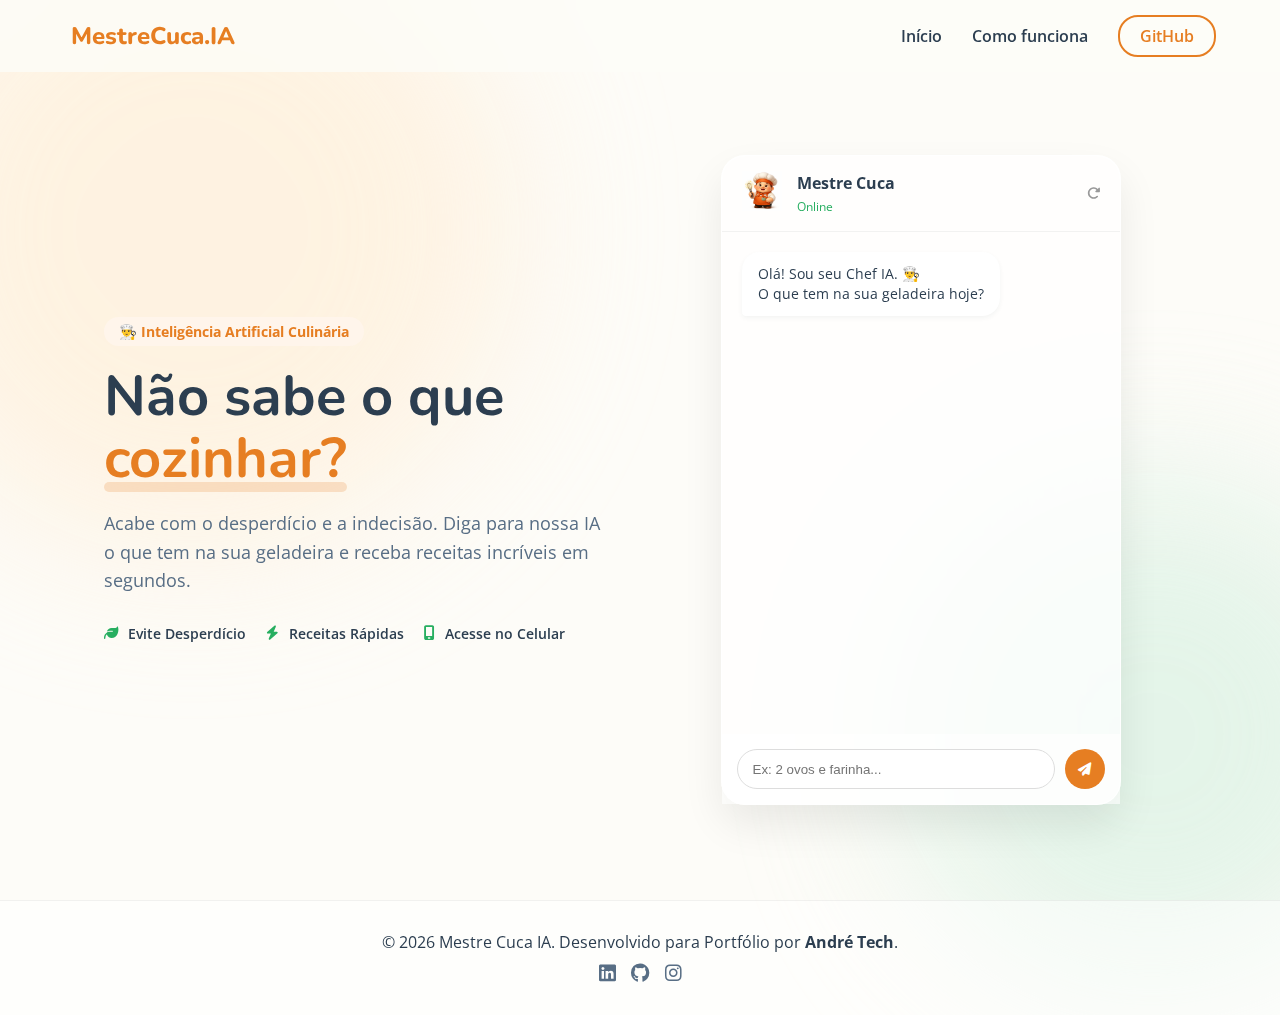
<file: index.html>
<!DOCTYPE html>
<html lang="pt-BR">
<head>
    <meta charset="UTF-8">
    <meta name="viewport" content="width=device-width, initial-scale=1.0">
    <title>Mestre Cuca IA - Culinária Inteligente</title>
    
    <link rel="manifest" href="manifest.json">
    <meta name="theme-color" content="#E67E22">
    
    <link rel="preconnect" href="https://fonts.googleapis.com">
    <link rel="preconnect" href="https://fonts.gstatic.com" crossorigin>
    <link href="https://fonts.googleapis.com/css2?family=Nunito:wght@700;800&family=Open+Sans:wght@400;600&display=swap" rel="stylesheet">
    <link rel="stylesheet" href="https://cdnjs.cloudflare.com/ajax/libs/font-awesome/6.4.0/css/all.min.css">
    
    <link rel="stylesheet" href="style.css">
</head>
<body>

    <div class="blob blob-1"></div>
    <div class="blob blob-2"></div>

    <nav class="navbar">
        <div class="logo">
            <i class="fa-solid fa-hat-chef"></i> MestreCuca.IA
        </div>
        <ul class="nav-links">
            <li><a href="#inicio">Início</a></li>
            <li><a href="#como-funciona">Como funciona</a></li>
            <li><a href="https://github.com/Freitas17" target="_blank" class="btn-nav">GitHub</a></li>
        </ul>
    </nav>

    <div class="main-layout" id="inicio">
        
        <section class="hero-text">
            <span class="badge">👨‍🍳 Inteligência Artificial Culinária</span>
            <h1>Não sabe o que <span class="destaque-texto">cozinhar?</span></h1>
            <p>
                Acabe com o desperdício e a indecisão. Diga para nossa IA o que tem na sua geladeira e receba receitas incríveis em segundos.
            </p>
            
            <div class="features">
                <div class="feature-item">
                    <i class="fa-solid fa-leaf"></i>
                    <span>Evite Desperdício</span>
                </div>
                <div class="feature-item">
                    <i class="fa-solid fa-bolt"></i>
                    <span>Receitas Rápidas</span>
                </div>
                <div class="feature-item">
                    <i class="fa-solid fa-mobile-screen"></i>
                    <span>Acesse no Celular</span>
                </div>
            </div>
        </section>

        <section class="app-area">
            <div class="app-glass chat-mode">
                <header class="chat-header">
                    <div class="mascote-avatar">
                        <img src="./img/mascote.png" alt="Chef Avatar">
                    </div>
                    <div class="header-info">
                        <h2>Mestre Cuca</h2>
                        <span class="status-dot">Online</span>
                    </div>
                    <button class="btn-reset" title="Reiniciar Conversa">
                        <i class="fa-solid fa-rotate-right"></i>
                    </button>
                </header>

                <div id="chat-window" class="chat-window">
                    <div class="message bot">
                        <div class="bubble">
                            Olá! Sou seu Chef IA. 👨‍🍳<br>O que tem na sua geladeira hoje?
                        </div>
                    </div>
                </div>

                <div class="chat-input-area">
                    <input type="text" id="user-input" placeholder="Ex: 2 ovos e farinha..." autocomplete="off">
                    <button id="btn-enviar">
                        <i class="fa-solid fa-paper-plane"></i>
                    </button>
                </div>
            </div>
        </section>

    </div>

    <footer>
        <p>© 2026 Mestre Cuca IA. Desenvolvido para Portfólio por <strong>André Tech</strong>.</p>
        <div class="socials">
            <a href="https://www.linkedin.com/in/freitas17/"><i class="fa-brands fa-linkedin"></i></a>
            <a href="https://github.com/Freitas17"><i class="fa-brands fa-github"></i></a>
            <a href="https://www.instagram.com/andretech.dev/"><i class="fa-brands fa-instagram"></i></a>
        </div>
    </footer>

    <script src="script.js" defer></script>
    <script>
      // Script PWA (mantido)
      if ('serviceWorker' in navigator) {
        window.addEventListener('load', () => {
          navigator.serviceWorker.register('/sw.js');
        });
      }
    </script>
</body>
</html>
</file>
<file: style.css>
/* --- Variáveis (Mantidas) --- */
:root {
    --cor-primaria: #E67E22;
    --cor-primaria-gradiente: linear-gradient(135deg, #E67E22 0%, #F39C12 100%);
    --cor-texto: #2C3E50;
    --cor-texto-suave: #586e85;
    --glass-bg: rgba(255, 255, 255, 0.75);
    --glass-borda: rgba(255, 255, 255, 0.9);
}

* { margin: 0; padding: 0; box-sizing: border-box; }

body {
    background-color: #Fdfcf8;
    color: var(--cor-texto);
    font-family: 'Open Sans', sans-serif;
    /* Removemos o display flex centralizado do body antigo para permitir rolagem */
    overflow-x: hidden;
}

/* --- Navbar --- */
.navbar {
    display: flex;
    justify-content: space-between;
    align-items: center;
    padding: 20px 5%;
    position: fixed; /* Fica fixo no topo */
    width: 100%;
    top: 0;
    z-index: 1000;
    background: rgba(253, 252, 248, 0.8); /* Fundo vidro */
    backdrop-filter: blur(10px);
}

.logo {
    font-family: 'Nunito', sans-serif;
    font-weight: 800;
    font-size: 1.5rem;
    color: var(--cor-primaria);
}

.nav-links {
    list-style: none;
    display: flex;
    align-items: center;
    gap: 30px;
}

.nav-links a {
    text-decoration: none;
    color: var(--cor-texto);
    font-weight: 600;
    transition: 0.3s;
}

.nav-links a:hover { color: var(--cor-primaria); }

.btn-nav {
    border: 2px solid var(--cor-primaria);
    padding: 8px 20px;
    border-radius: 20px;
    color: var(--cor-primaria) !important;
}

.btn-nav:hover {
    background: var(--cor-primaria);
    color: white !important;
}

/* --- Layout Principal (Split Screen) --- */
.main-layout {
    display: flex;
    align-items: center;
    justify-content: space-between;
    min-height: 100vh;
    padding: 100px 5% 40px 5%; /* Topo maior por causa da navbar fixa */
    gap: 50px;
    max-width: 1200px;
    margin: 0 auto;
}

/* Lado Esquerdo: Texto */
.hero-text {
    flex: 1; /* Ocupa metade */
    max-width: 550px;
    animation: slideRight 1s ease-out;
}

.badge {
    background: #fff5eb;
    color: var(--cor-primaria);
    padding: 5px 15px;
    border-radius: 20px;
    font-size: 0.9rem;
    font-weight: 700;
    margin-bottom: 20px;
    display: inline-block;
}

.hero-text h1 {
    font-family: 'Nunito', sans-serif;
    font-size: 3.5rem;
    line-height: 1.1;
    margin-bottom: 20px;
}

.destaque-texto {
    color: var(--cor-primaria);
    position: relative;
}
/* Sublinhado criativo */
.destaque-texto::after {
    content: '';
    position: absolute;
    bottom: 5px;
    left: 0;
    width: 100%;
    height: 10px;
    background: rgba(230, 126, 34, 0.2);
    z-index: -1;
    border-radius: 5px;
}

.hero-text p {
    font-size: 1.1rem;
    color: var(--cor-texto-suave);
    margin-bottom: 30px;
    line-height: 1.6;
}

.features {
    display: flex;
    gap: 20px;
}

.feature-item {
    display: flex;
    align-items: center;
    gap: 10px;
    font-weight: 600;
    font-size: 0.9rem;
    color: var(--cor-texto);
}

.feature-item i { color: var(--cor-secundaria, #27AE60); }

/* Lado Direito: App Area */
.app-area {
    flex: 1;
    display: flex;
    justify-content: center;
}

/* Ajuste no Chat para caber no novo layout */
.app-glass.chat-mode {
    width: 100%;
    max-width: 400px; /* Tamanho de celular */
    height: 650px; /* Altura fixa bonita */
    /* Mantendo seus estilos de vidro anteriores */
    background: var(--glass-bg);
    backdrop-filter: blur(12px);
    border: 1px solid var(--glass-borda);
    border-radius: 24px;
    box-shadow: 0 20px 40px rgba(0,0,0,0.08);
    display: flex;
    flex-direction: column;
}

/* --- Estilos do Chat Interno (Mantidos do anterior, só reforçando) --- */
.chat-header {
    padding: 15px 20px;
    border-bottom: 1px solid rgba(0,0,0,0.05);
    display: flex;
    align-items: center;
    gap: 15px;
}
.mascote-avatar img { width: 40px; height: 40px; }
.header-info h2 { font-size: 1rem; margin: 0; }
.status-dot { font-size: 0.75rem; color: #27AE60; }
.btn-reset { margin-left: auto; border: none; background: none; cursor: pointer; color: #999; }
.chat-window { flex: 1; overflow-y: auto; padding: 20px; display: flex; flex-direction: column; gap: 15px; }
.chat-input-area { padding: 15px; background: rgba(255,255,255,0.6); display: flex; gap: 10px; }
.chat-input-area input { flex: 1; border-radius: 20px; border: 1px solid #ddd; padding: 10px 15px; outline: none; }
.chat-input-area button { width: 40px; height: 40px; border-radius: 50%; background: var(--cor-primaria); color: white; border: none; cursor: pointer; }

/* Balões (Bubbles) */
.message { display: flex; width: 100%; }
.message.user { justify-content: flex-end; }
.message.bot { justify-content: flex-start; }
.bubble { max-width: 85%; padding: 12px 16px; border-radius: 18px; font-size: 0.9rem; line-height: 1.4; box-shadow: 0 2px 5px rgba(0,0,0,0.05); }
.message.user .bubble { background: var(--cor-primaria-gradiente); color: white; border-bottom-right-radius: 4px; }
.message.bot .bubble { background: white; color: var(--cor-texto); border-bottom-left-radius: 4px; }

/* --- Blobs de Fundo (Ajustados) --- */
.blob {
    position: fixed; /* Fixo para não atrapalhar layout */
    border-radius: 50%;
    filter: blur(80px);
    z-index: -1;
}
.blob-1 { top: -10%; left: -10%; width: 50vw; height: 50vw; background: #ffecd2; opacity: 0.6; }
.blob-2 { bottom: -10%; right: -10%; width: 40vw; height: 40vw; background: #d4efdf; opacity: 0.6; }

/* --- Footer --- */
footer {
    text-align: center;
    padding: 30px;
    background: rgba(255,255,255,0.5);
    border-top: 1px solid rgba(0,0,0,0.05);
    margin-top: auto;
}
.socials { margin-top: 10px; display: flex; justify-content: center; gap: 15px; }
.socials i { font-size: 1.2rem; color: var(--cor-texto-suave); transition: 0.3s; }
.socials i:hover { color: var(--cor-primaria); }

/* --- Responsividade (Mobile) --- */
@media (max-width: 768px) {
    .main-layout {
        flex-direction: column; /* Um em cima do outro */
        padding-top: 80px;
        gap: 30px;
    }

    .hero-text { text-align: center; }
    
    .hero-text h1 { font-size: 2.5rem; }
    
    .features { justify-content: center; flex-wrap: wrap; }
    
    .navbar { padding: 15px 20px; }
    .nav-links { display: none; /* Esconde menu no mobile para simplificar */ }
    
    .app-glass.chat-mode { height: 500px; /* Menor no mobile */ }
}

@keyframes slideRight { from { opacity: 0; transform: translateX(-30px); } to { opacity: 1; transform: translateX(0); } }
</file>
